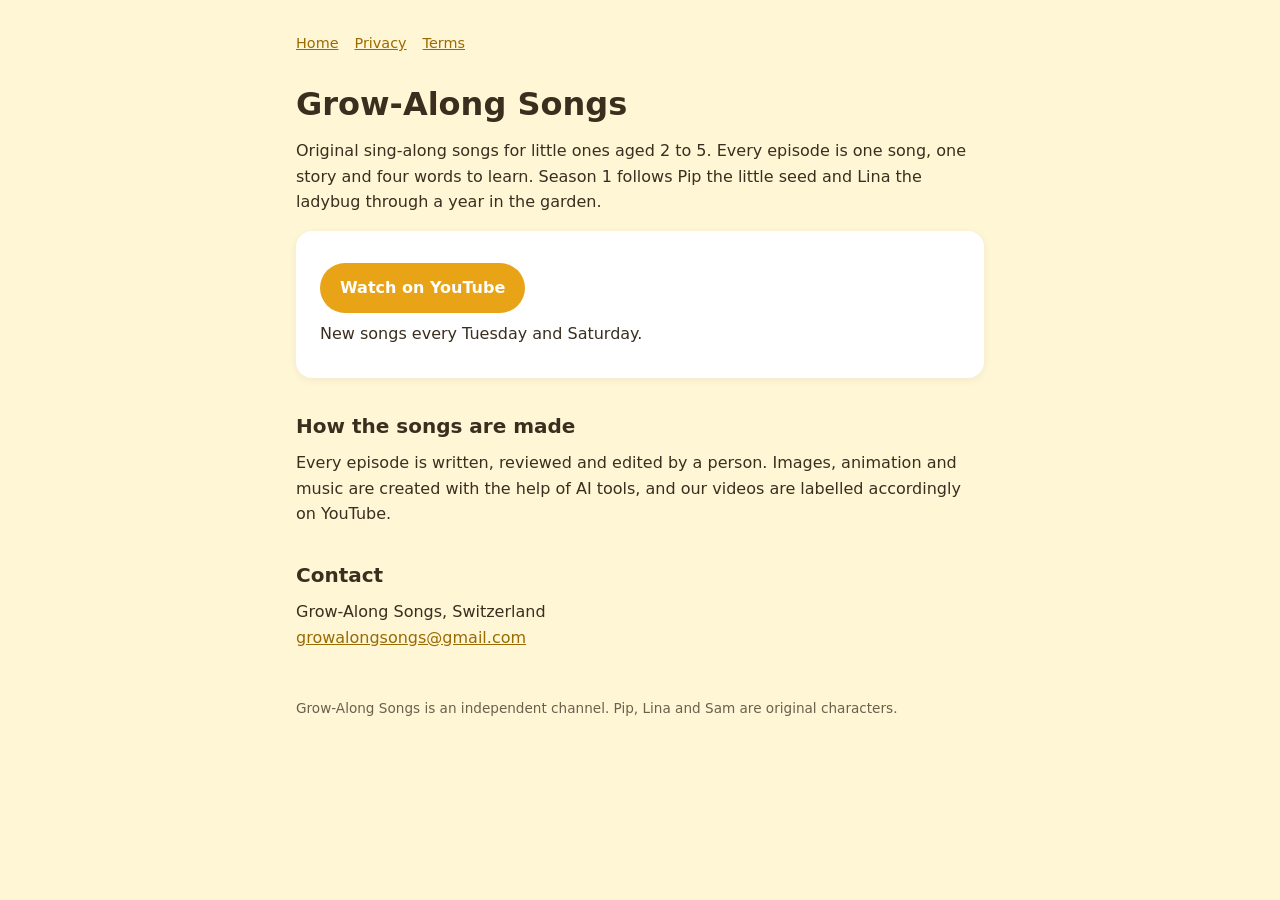
<file: index.html>
<!doctype html>
<html lang="en">
<head>
<meta charset="utf-8">
<meta name="viewport" content="width=device-width,initial-scale=1">
<title>Grow-Along Songs</title>
<meta name="description" content="Original sing-along songs for ages 2 to 5. One garden, two friends, four words per song.">
<link rel="stylesheet" href="style.css">
</head>
<body>
<main>
<nav><a href="index.html">Home</a><a href="privacy.html">Privacy</a><a href="terms.html">Terms</a></nav>
<h1>Grow-Along Songs</h1>
<p>Original sing-along songs for little ones aged 2 to 5. Every episode is one song, one story and four words to learn. Season 1 follows Pip the little seed and Lina the ladybug through a year in the garden.</p>
<div class="card">
<p><a class="btn" href="https://www.youtube.com/@growalongsongs">Watch on YouTube</a></p>
<p>New songs every Tuesday and Saturday.</p>
</div>
<h2>How the songs are made</h2>
<p>Every episode is written, reviewed and edited by a person. Images, animation and music are created with the help of AI tools, and our videos are labelled accordingly on YouTube.</p>
<h2>Contact</h2>
<p>Grow-Along Songs, Switzerland<br><a href="mailto:growalongsongs@gmail.com">growalongsongs@gmail.com</a></p>
<footer>Grow-Along Songs is an independent channel. Pip, Lina and Sam are original characters.</footer>
</main>
</body>
</html>
</file>
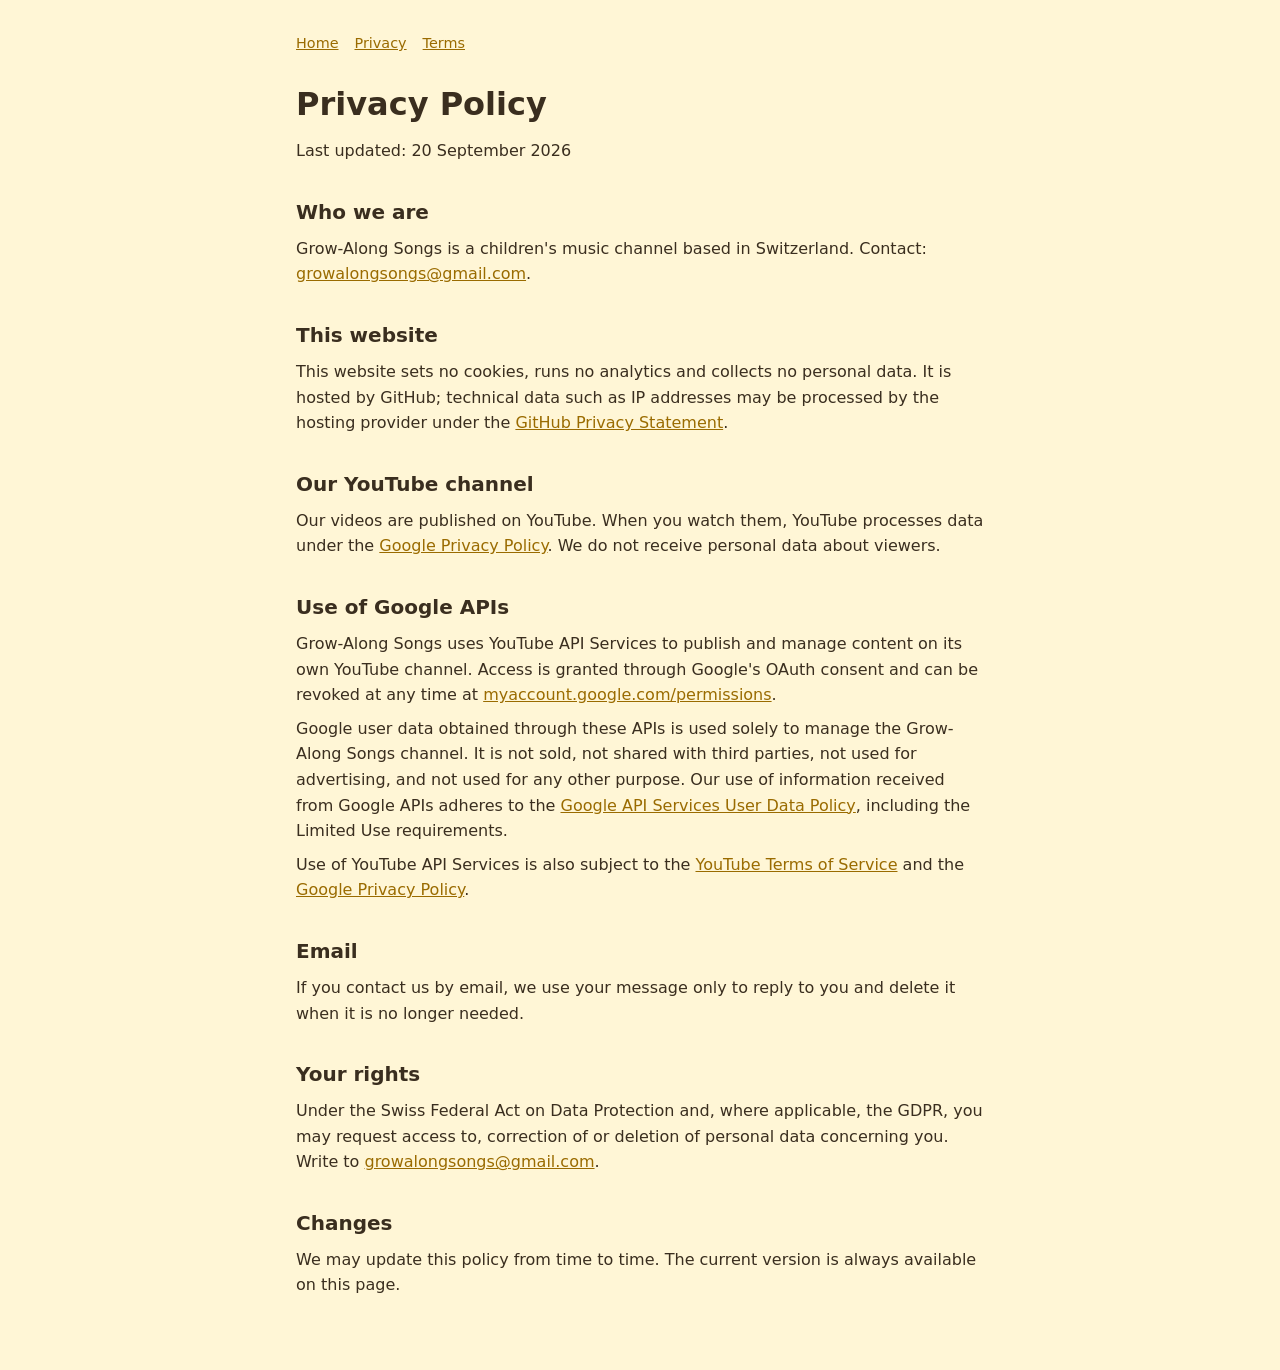
<file: privacy.html>
<!doctype html>
<html lang="en">
<head>
<meta charset="utf-8">
<meta name="viewport" content="width=device-width,initial-scale=1">
<title>Privacy Policy, Grow-Along Songs</title>
<link rel="stylesheet" href="style.css">
</head>
<body>
<main>
<nav><a href="index.html">Home</a><a href="privacy.html">Privacy</a><a href="terms.html">Terms</a></nav>
<h1>Privacy Policy</h1>
<p>Last updated: 20 September 2026</p>

<h2>Who we are</h2>
<p>Grow-Along Songs is a children's music channel based in Switzerland. Contact: <a href="mailto:growalongsongs@gmail.com">growalongsongs@gmail.com</a>.</p>

<h2>This website</h2>
<p>This website sets no cookies, runs no analytics and collects no personal data. It is hosted by GitHub; technical data such as IP addresses may be processed by the hosting provider under the <a href="https://docs.github.com/en/site-policy/privacy-policies/github-general-privacy-statement">GitHub Privacy Statement</a>.</p>

<h2>Our YouTube channel</h2>
<p>Our videos are published on YouTube. When you watch them, YouTube processes data under the <a href="https://policies.google.com/privacy">Google Privacy Policy</a>. We do not receive personal data about viewers.</p>

<h2>Use of Google APIs</h2>
<p>Grow-Along Songs uses YouTube API Services to publish and manage content on its own YouTube channel. Access is granted through Google's OAuth consent and can be revoked at any time at <a href="https://myaccount.google.com/permissions">myaccount.google.com/permissions</a>.</p>
<p>Google user data obtained through these APIs is used solely to manage the Grow-Along Songs channel. It is not sold, not shared with third parties, not used for advertising, and not used for any other purpose. Our use of information received from Google APIs adheres to the <a href="https://developers.google.com/terms/api-services-user-data-policy">Google API Services User Data Policy</a>, including the Limited Use requirements.</p>
<p>Use of YouTube API Services is also subject to the <a href="https://www.youtube.com/t/terms">YouTube Terms of Service</a> and the <a href="https://policies.google.com/privacy">Google Privacy Policy</a>.</p>

<h2>Email</h2>
<p>If you contact us by email, we use your message only to reply to you and delete it when it is no longer needed.</p>

<h2>Your rights</h2>
<p>Under the Swiss Federal Act on Data Protection and, where applicable, the GDPR, you may request access to, correction of or deletion of personal data concerning you. Write to <a href="mailto:growalongsongs@gmail.com">growalongsongs@gmail.com</a>.</p>

<h2>Changes</h2>
<p>We may update this policy from time to time. The current version is always available on this page.</p>
</main>
</body>
</html>
</file>
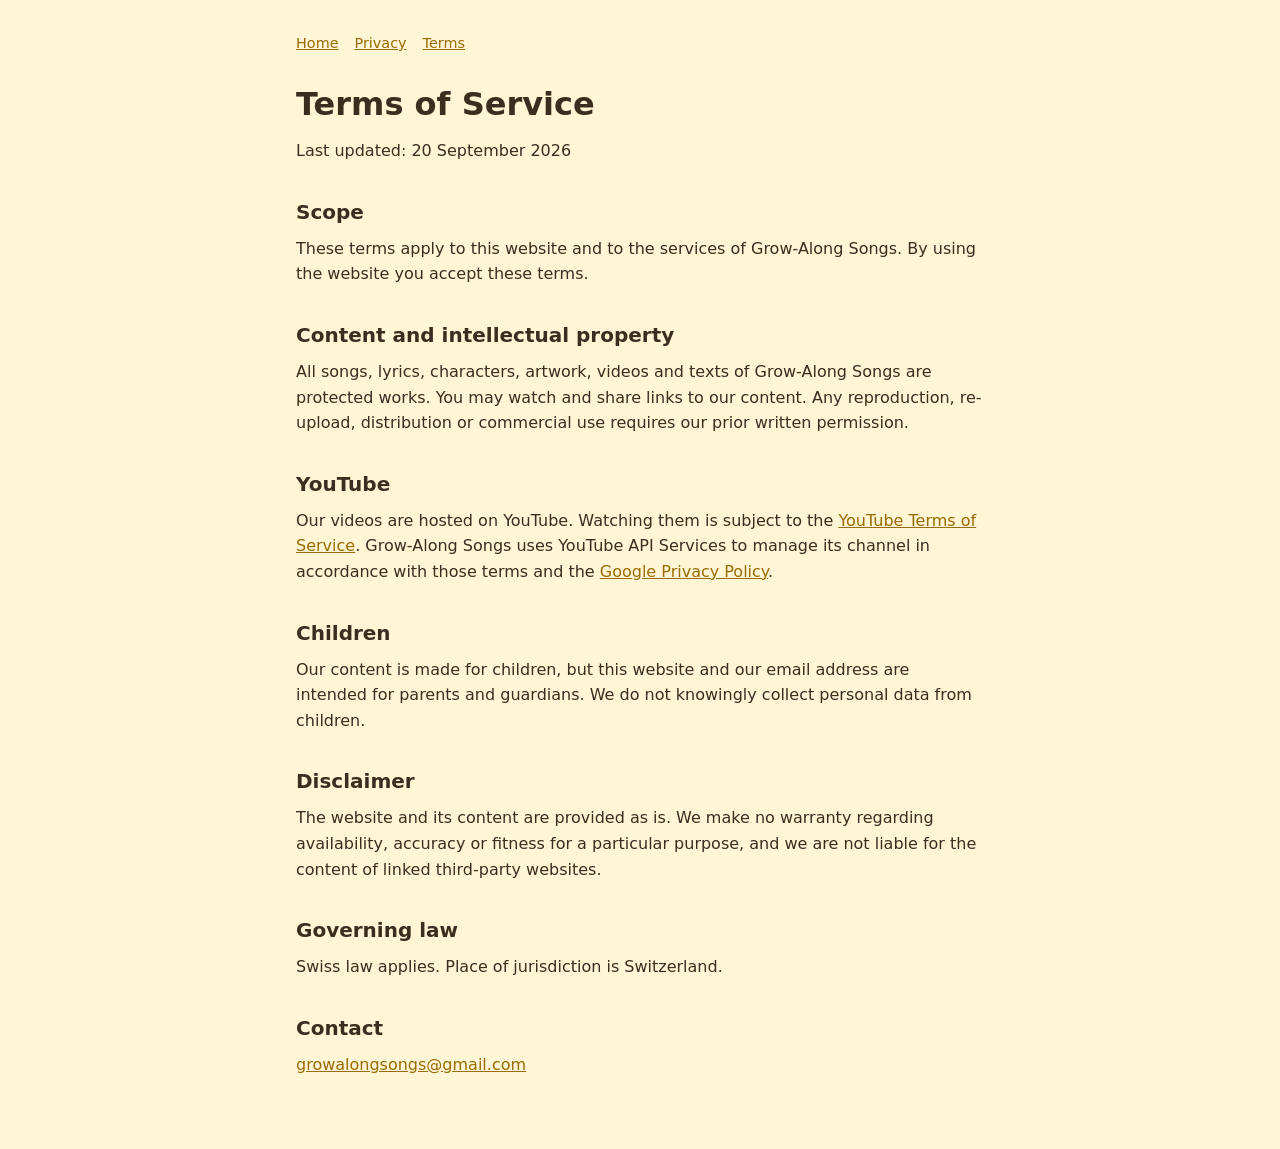
<file: terms.html>
<!doctype html>
<html lang="en">
<head>
<meta charset="utf-8">
<meta name="viewport" content="width=device-width,initial-scale=1">
<title>Terms of Service, Grow-Along Songs</title>
<link rel="stylesheet" href="style.css">
</head>
<body>
<main>
<nav><a href="index.html">Home</a><a href="privacy.html">Privacy</a><a href="terms.html">Terms</a></nav>
<h1>Terms of Service</h1>
<p>Last updated: 20 September 2026</p>

<h2>Scope</h2>
<p>These terms apply to this website and to the services of Grow-Along Songs. By using the website you accept these terms.</p>

<h2>Content and intellectual property</h2>
<p>All songs, lyrics, characters, artwork, videos and texts of Grow-Along Songs are protected works. You may watch and share links to our content. Any reproduction, re-upload, distribution or commercial use requires our prior written permission.</p>

<h2>YouTube</h2>
<p>Our videos are hosted on YouTube. Watching them is subject to the <a href="https://www.youtube.com/t/terms">YouTube Terms of Service</a>. Grow-Along Songs uses YouTube API Services to manage its channel in accordance with those terms and the <a href="https://policies.google.com/privacy">Google Privacy Policy</a>.</p>

<h2>Children</h2>
<p>Our content is made for children, but this website and our email address are intended for parents and guardians. We do not knowingly collect personal data from children.</p>

<h2>Disclaimer</h2>
<p>The website and its content are provided as is. We make no warranty regarding availability, accuracy or fitness for a particular purpose, and we are not liable for the content of linked third-party websites.</p>

<h2>Governing law</h2>
<p>Swiss law applies. Place of jurisdiction is Switzerland.</p>

<h2>Contact</h2>
<p><a href="mailto:growalongsongs@gmail.com">growalongsongs@gmail.com</a></p>
</main>
</body>
</html>
</file>
<file: style.css>
:root{--bg:#FFF6D6;--fg:#3A2E1F;--accent:#E8A317;--card:#FFFFFF}
*{box-sizing:border-box}body{margin:0;font-family:system-ui,-apple-system,"Segoe UI",Roboto,sans-serif;background:var(--bg);color:var(--fg);line-height:1.6}
main{max-width:720px;margin:0 auto;padding:32px 16px 64px}
h1{font-size:2rem;margin:0 0 8px}h2{font-size:1.25rem;margin:32px 0 8px}
p{margin:8px 0}a{color:#9A6B00}
.card{background:var(--card);border-radius:16px;padding:24px;margin:16px 0;box-shadow:0 2px 8px rgba(0,0,0,.06)}
.btn{display:inline-block;background:var(--accent);color:#fff;padding:12px 20px;border-radius:999px;text-decoration:none;font-weight:600}
nav{font-size:.9rem;margin-bottom:24px}nav a{margin-right:16px}
footer{font-size:.85rem;opacity:.75;margin-top:48px}
</file>
